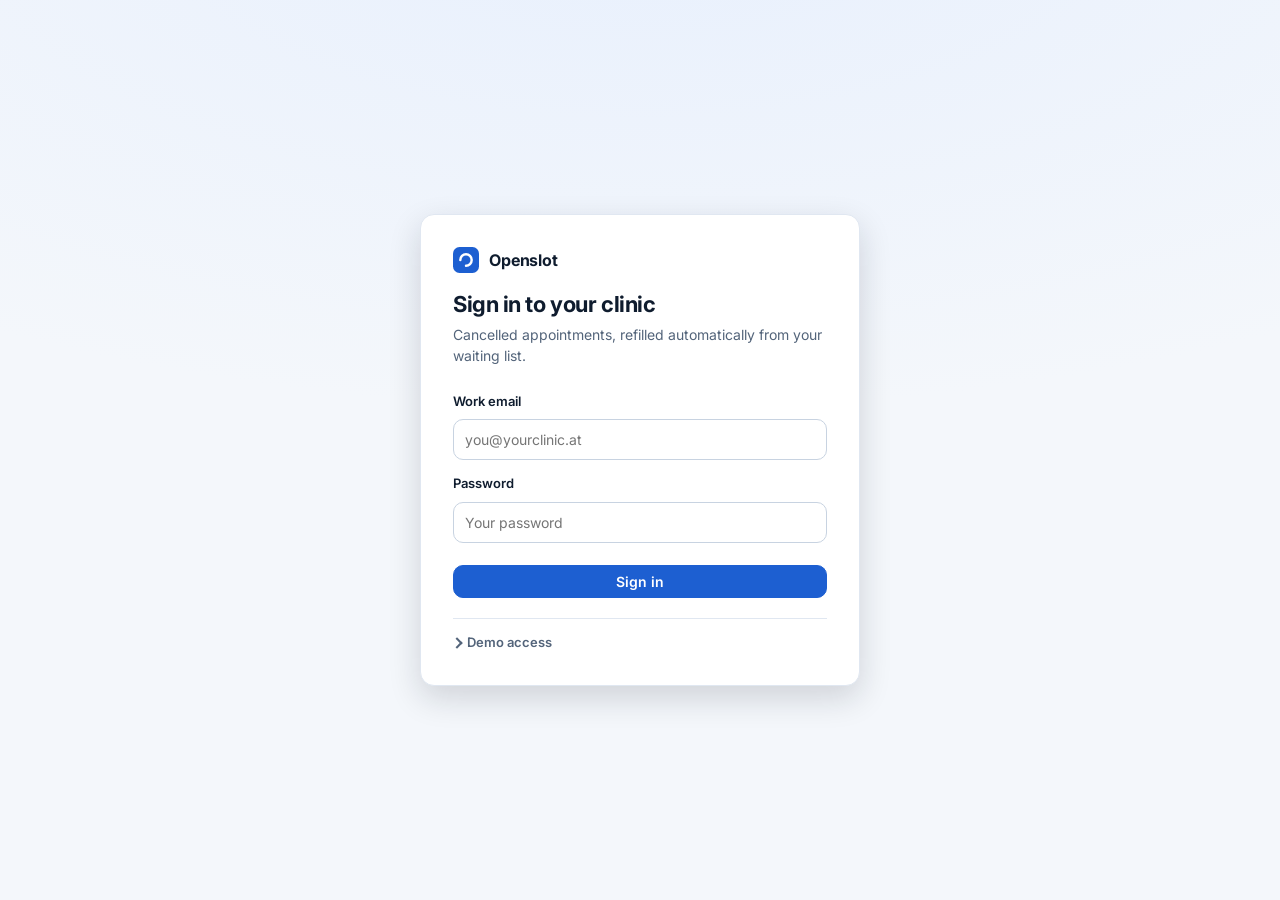
<file: index.html>
<!doctype html>
<html lang="en">
<head>
  <meta charset="utf-8">
  <meta name="viewport" content="width=device-width, initial-scale=1, viewport-fit=cover">
  <meta name="theme-color" content="#1d5fd1">
  <script>try{var d=document.documentElement,t=localStorage.getItem('openslot-theme')||'light',a=localStorage.getItem('openslot-accent');d.dataset.theme=t;if(a&&a!=='blue')d.dataset.accent=a}catch(e){document.documentElement.dataset.theme='light'}</script>
  <title>Openslot · Clinic app (demo)</title>
  <meta name="description" content="Openslot demo for clinics: cancelled appointments are refilled from the waiting list. All data is fictional.">
  <link rel="icon" href="data:image/svg+xml,%3Csvg xmlns='http://www.w3.org/2000/svg' viewBox='0 0 32 32'%3E%3Crect width='32' height='32' rx='8' fill='%231d5fd1'/%3E%3Cpath d='M9 16a7 7 0 1 1 7 7' fill='none' stroke='white' stroke-width='3' stroke-linecap='round'/%3E%3C/svg%3E">
  <link rel="preconnect" href="https://fonts.googleapis.com"><link rel="preconnect" href="https://fonts.gstatic.com" crossorigin>
  <link href="https://fonts.googleapis.com/css2?family=Inter:wght@400;500;600;700&display=swap" rel="stylesheet">
  <link rel="stylesheet" href="/styles.css">
</head>
<body>
  <div id="app"></div>
  <script src="/config.js"></script>
  <script src="/vendor/qrcode.js"></script>
  <script src="/core.js"></script>
  <script src="/staff.js"></script>
</body>
</html>
</file>
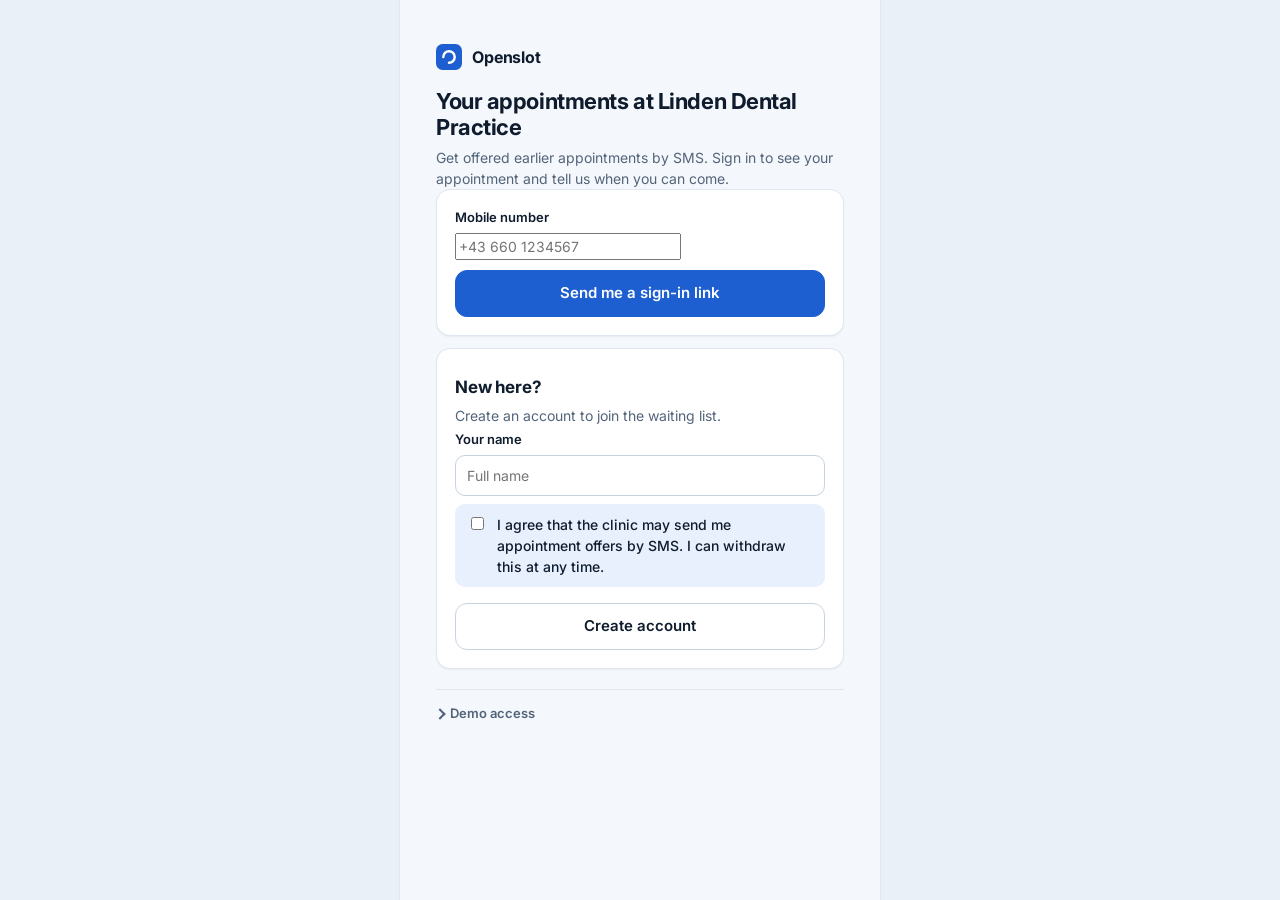
<file: patient.html>
<!doctype html>
<html lang="en">
<head>
  <meta charset="utf-8">
  <meta name="viewport" content="width=device-width, initial-scale=1, viewport-fit=cover">
  <meta name="theme-color" content="#1d5fd1">
  <script>try{var d=document.documentElement,t=localStorage.getItem('openslot-theme')||'light',a=localStorage.getItem('openslot-accent');d.dataset.theme=t;if(a&&a!=='blue')d.dataset.accent=a}catch(e){document.documentElement.dataset.theme='light'}</script>
  <title>Openslot · Patient app (demo)</title>
  <meta name="description" content="Openslot patient app demo. All data is fictional.">
  <link rel="icon" href="data:image/svg+xml,%3Csvg xmlns='http://www.w3.org/2000/svg' viewBox='0 0 32 32'%3E%3Crect width='32' height='32' rx='8' fill='%231d5fd1'/%3E%3Cpath d='M9 16a7 7 0 1 1 7 7' fill='none' stroke='white' stroke-width='3' stroke-linecap='round'/%3E%3C/svg%3E">
  <link rel="preconnect" href="https://fonts.googleapis.com"><link rel="preconnect" href="https://fonts.gstatic.com" crossorigin>
  <link href="https://fonts.googleapis.com/css2?family=Inter:wght@400;500;600;700&display=swap" rel="stylesheet">
  <link rel="stylesheet" href="/styles.css">
</head>
<body class="patient">
  <div id="app"></div>
  <script src="/config.js"></script>
  <script src="/core.js"></script>
  <script src="/patient.js"></script>
</body>
</html>
</file>
<file: styles.css>
/* Openslot demo styles. Tokens first, then base, layout, components, patient app, responsive, dark mode. */
:root{
  --bg:#f4f7fb; --surface:#ffffff; --surface-2:#f8fafd; --surface-3:#eaf0f8;
  --ink:#0f1c2e; --muted:#53647a; --line:#e0e7f1; --line-strong:#c8d3e1;
  --brand:#1d5fd1; --brand-strong:#154aa8; --brand-soft:#e8f0fd; --on-brand:#ffffff;
  --info:#1d5fd1; --info-soft:#e8f0fd; --ok:#12733b; --ok-soft:#e3f4ea; --warn:#8a5200; --warn-soft:#fff3dc; --bad:#b3392e; --bad-soft:#fdecea;
  --booked:#6b7c93;
  --warn-line:#ecd29b; --info-line:#bccffa; --ok-line:#b4dcc3; --bad-line:#f0c3be;
  --now:#d4503f; --chart:#a9c3f0; --chart-live:#1d5fd1;
  --r-sm:6px; --r:10px; --r-lg:14px;
  --shadow:0 1px 2px rgba(16,24,40,.05); --shadow-lg:0 12px 32px rgba(16,24,40,.16);
  --font:"Inter",system-ui,-apple-system,"Segoe UI",Roboto,Helvetica,Arial,sans-serif;
  --ease:cubic-bezier(.2,.7,.2,1);
  color-scheme:light;
}
/* Teal accent (option) */
:root[data-accent="teal"]{--brand:#0b6e68;--brand-strong:#084f4b;--brand-soft:#e5f3f1;--chart:#8fc4bf;--chart-live:#0b6e68}
/* Dark theme (option). Applies when chosen, or when Auto is chosen and the device prefers dark. */
@media (prefers-color-scheme:dark){:root[data-theme="auto"]{
  --bg:#0c141f; --surface:#121c2a; --surface-2:#172334; --surface-3:#1e2d42;
  --ink:#e8eef6; --muted:#93a4b8; --line:#223248; --line-strong:#33475f;
  --brand:#5b9bff; --brand-strong:#8ab8ff; --brand-soft:#14284a; --on-brand:#06142b;
  --info:#7db0ff; --info-soft:#14284a; --ok:#5fcf8c; --ok-soft:#12301f; --warn:#f2bb66; --warn-soft:#38290b; --bad:#ff8c80; --bad-soft:#3a1916;
  --booked:#7f90a8; --warn-line:#5b4415; --info-line:#28457a; --ok-line:#1f5233; --bad-line:#6a2a25;
  --now:#ff6b57; --chart:#2c4f8c; --chart-live:#5b9bff;
  --shadow:0 1px 2px rgba(0,0,0,.4); --shadow-lg:0 12px 32px rgba(0,0,0,.55); color-scheme:dark;
}
:root[data-theme="auto"][data-accent="teal"]{--brand:#3bb8ac;--brand-strong:#66d3c8;--brand-soft:#123532;--on-brand:#04201d;--chart:#2a6f69;--chart-live:#3bb8ac}}
:root[data-theme="dark"]{
  --bg:#0c141f; --surface:#121c2a; --surface-2:#172334; --surface-3:#1e2d42;
  --ink:#e8eef6; --muted:#93a4b8; --line:#223248; --line-strong:#33475f;
  --brand:#5b9bff; --brand-strong:#8ab8ff; --brand-soft:#14284a; --on-brand:#06142b;
  --info:#7db0ff; --info-soft:#14284a; --ok:#5fcf8c; --ok-soft:#12301f; --warn:#f2bb66; --warn-soft:#38290b; --bad:#ff8c80; --bad-soft:#3a1916;
  --booked:#7f90a8; --warn-line:#5b4415; --info-line:#28457a; --ok-line:#1f5233; --bad-line:#6a2a25;
  --now:#ff6b57; --chart:#2c4f8c; --chart-live:#5b9bff;
  --shadow:0 1px 2px rgba(0,0,0,.4); --shadow-lg:0 12px 32px rgba(0,0,0,.55); color-scheme:dark;
}
:root[data-theme="dark"][data-accent="teal"]{--brand:#3bb8ac;--brand-strong:#66d3c8;--brand-soft:#123532;--on-brand:#04201d;--chart:#2a6f69;--chart-live:#3bb8ac}

/* ---------- base ---------- */
*{box-sizing:border-box}
html,body{margin:0}
body{font-family:var(--font);background:var(--bg);color:var(--ink);font-size:14px;line-height:1.5;-webkit-font-smoothing:antialiased;text-rendering:optimizeLegibility}
h1,h2,h3,p{margin:0}
h1{font-size:24px;line-height:1.2;letter-spacing:-.02em;font-weight:700}
h2{letter-spacing:-.01em}
button,input,select,textarea{font:inherit;color:inherit}
a{color:inherit}
.muted{color:var(--muted);font-weight:400}
.dim{color:var(--muted)}
.nowrap{white-space:nowrap}
.skip{position:absolute;left:-999px;top:8px;background:var(--ink);color:var(--bg);padding:8px 12px;border-radius:var(--r-sm);z-index:200}
.skip:focus{left:8px}
:focus-visible{outline:2px solid var(--brand);outline-offset:2px;border-radius:4px}
::selection{background:var(--brand-soft)}
.num,td.num,th.num{text-align:right;font-variant-numeric:tabular-nums;white-space:nowrap}
.time{font-variant-numeric:tabular-nums;font-weight:600}

/* ---------- top bar ---------- */
.topbar{height:58px;background:var(--surface);border-bottom:1px solid var(--line);display:flex;align-items:center;justify-content:space-between;gap:12px;padding:0 20px;position:sticky;top:0;z-index:30}
.brand{display:flex;align-items:center;gap:10px;min-width:0}
.logo{width:26px;height:26px;color:var(--brand);flex:none}
.wordmark{font-weight:700;font-size:16px;letter-spacing:-.01em;white-space:nowrap}
.divider{width:1px;height:20px;background:var(--line-strong);margin:0 4px}
.clinic{font-weight:600;white-space:nowrap;overflow:hidden;text-overflow:ellipsis}
.topbar-right{display:flex;align-items:center;gap:10px}
.clock{font-variant-numeric:tabular-nums;color:var(--muted);font-weight:500;white-space:nowrap}
.demo-tag{background:var(--warn-soft);color:var(--warn);border:1px solid var(--warn-line);padding:3px 10px;border-radius:999px;font-size:12px;font-weight:600;white-space:nowrap}
.sync{font-size:12px;font-weight:600;padding:3px 10px;border-radius:999px;white-space:nowrap;display:inline-flex;gap:6px;align-items:center}
.sync::before{content:"";width:7px;height:7px;border-radius:50%;background:currentColor}
.sync.live{background:var(--ok-soft);color:var(--ok)}
.sync.live::before{animation:pulse 2s infinite}
.sync.off{background:var(--surface-3);color:var(--muted)}
.sync.wait{background:var(--info-soft);color:var(--info)}
.sync.wait::before{animation:pulse .8s infinite}
.user{display:flex;align-items:center;gap:10px;padding-left:12px;border-left:1px solid var(--line)}
.avatar{width:30px;height:30px;border-radius:50%;background:var(--brand-soft);color:var(--brand-strong);display:grid;place-items:center;font-weight:700;font-size:12px;flex:none}
.user-t{display:flex;flex-direction:column;line-height:1.2}.user-t strong{font-size:13px}.user-t span{font-size:12px;color:var(--muted)}

/* ---------- layout ---------- */
.shell{display:grid;grid-template-columns:232px minmax(0,1fr);min-height:calc(100vh - 58px)}
.nav{background:var(--surface);border-right:1px solid var(--line);padding:14px 12px;display:flex;flex-direction:column;gap:2px;position:sticky;top:58px;height:calc(100vh - 58px);align-self:start}
.nav a{display:flex;align-items:center;gap:12px;padding:9px 12px;border-radius:var(--r);text-decoration:none;font-weight:500;color:var(--muted);transition:background .15s,color .15s}
.nav a svg{width:19px;height:19px;fill:none;stroke:currentColor;stroke-width:1.8;stroke-linecap:round;stroke-linejoin:round;flex:none}
.nav a:hover{background:var(--surface-3);color:var(--ink)}
.nav a[aria-current="page"]{background:var(--brand-soft);color:var(--brand-strong);font-weight:600}
.badge{margin-left:auto;background:var(--warn);color:#fff;border-radius:999px;font-size:11px;font-weight:700;padding:1px 7px;min-width:20px;text-align:center}
.nav-note{margin-top:auto;font-size:12px;color:var(--muted);padding:12px 12px 0;border-top:1px solid var(--line)}
main{padding:28px 32px 64px;max-width:1400px;width:100%;outline:none;min-width:0}
.page-head{display:flex;align-items:flex-end;justify-content:space-between;gap:16px;margin-bottom:22px;flex-wrap:wrap}
.page-head p{color:var(--muted);margin-top:6px;max-width:64ch}
.split{display:grid;grid-template-columns:minmax(0,1fr) 420px;gap:20px;align-items:start}
.two-col{display:grid;grid-template-columns:minmax(0,1.5fr) minmax(0,1fr);gap:20px;align-items:start}
.two-col.even{grid-template-columns:minmax(0,1fr) minmax(0,1fr)}
.panel{position:sticky;top:78px;scroll-margin-top:72px}

/* ---------- components ---------- */
.card{background:var(--surface);border:1px solid var(--line);border-radius:var(--r);box-shadow:var(--shadow)}
.card-head{padding:14px 18px;border-bottom:1px solid var(--line);display:flex;justify-content:space-between;align-items:center;gap:12px}
.card-head h2{font-size:15px;font-weight:600}
.card-body{padding:18px}
.btn{border:1px solid var(--line-strong);background:var(--surface);padding:7px 14px;border-radius:var(--r);font-weight:600;cursor:pointer;line-height:1.25;transition:background .15s,border-color .15s,transform .05s;text-decoration:none;display:inline-block;text-align:center}
.btn:hover{background:var(--surface-3)}
.btn:active{transform:translateY(1px)}
.btn.primary{background:var(--brand);border-color:var(--brand);color:var(--on-brand)}
.btn.primary:hover{background:var(--brand-strong);border-color:var(--brand-strong)}
.btn.danger{color:var(--bad);border-color:var(--bad-line)}
.btn.danger:hover{background:var(--bad-soft)}
.btn.ghost{border-color:transparent;background:transparent;color:var(--muted)}
.btn.ghost:hover{background:var(--surface-3);color:var(--ink)}
.btn.small{padding:5px 10px;font-size:13px}
.btn.big{padding:13px 18px;font-size:15px;border-radius:12px}
.btn.block{display:block;width:100%}
.btn[disabled]{opacity:.45;cursor:not-allowed;transform:none}
.chip{display:inline-flex;align-items:center;gap:5px;padding:2px 9px;border-radius:999px;font-size:12px;font-weight:600;white-space:nowrap}
.chip.ok{background:var(--ok-soft);color:var(--ok)}.chip.bad{background:var(--bad-soft);color:var(--bad)}.chip.warn{background:var(--warn-soft);color:var(--warn)}
.chip.info{background:var(--info-soft);color:var(--info)}.chip.neutral{background:var(--surface-3);color:var(--muted)}.chip.brand{background:var(--brand-soft);color:var(--brand-strong)}
.banner{margin:16px 18px;padding:12px 14px;border-radius:var(--r);font-weight:500}
.banner.ok{background:var(--ok-soft);color:var(--ok)}.banner.bad{background:var(--bad-soft);color:var(--bad)}.banner.info{background:var(--info-soft);color:var(--info)}.banner.warn{background:var(--warn-soft);color:var(--warn)}
.page-head + .banner{margin:0 0 18px}
.offline-banner{background:var(--warn-soft);color:var(--warn);border-bottom:1px solid var(--warn-line);padding:8px 20px;font-weight:500;font-size:13px;text-align:center}
.note{font-size:13px;color:var(--muted);margin-top:14px}
.section-title{font-size:12px;font-weight:600;color:var(--muted);text-transform:uppercase;letter-spacing:.05em;padding:16px 18px 8px}
.kv span{display:block;font-size:12px;color:var(--muted);font-weight:500}
.kv strong{font-size:15px}
.plain{margin:0;padding-left:18px}.plain li{margin:6px 0}
.form{display:flex;flex-direction:column;gap:2px}

input[type=email],input[type=password],input[type=text],input[type=search],input:not([type]),textarea,select{padding:9px 11px;border:1px solid var(--line-strong);border-radius:var(--r);background:var(--surface);width:100%;min-width:0;transition:border-color .15s,box-shadow .15s}
select{width:auto}
.field select,.modal select,.pt-card select{width:100%}
input:focus,textarea:focus,select:focus{outline:none;border-color:var(--brand);box-shadow:0 0 0 3px var(--brand-soft)}
textarea{resize:vertical}
.field{display:flex;flex-direction:column;gap:6px;margin-top:18px}
.field label,.modal label,.login form label{font-weight:600;font-size:13px}
fieldset{border:1px solid var(--line);border-radius:var(--r);padding:8px 12px;margin:6px 0}
legend{font-weight:600;font-size:13px;padding:0 6px}
label.check{display:flex;gap:10px;align-items:flex-start;font-weight:500;margin:4px 0;font-size:14px}
label.check input{margin-top:3px;accent-color:var(--brand);width:auto}
label.consent{background:var(--brand-soft);padding:10px 12px;border-radius:var(--r);margin-top:8px}
.switch-row{display:flex;gap:12px;align-items:flex-start;cursor:pointer;font-weight:500}
.switch{position:relative;width:40px;height:23px;flex:none}
.switch input{position:absolute;inset:0;opacity:0;margin:0;cursor:pointer;width:100%;height:100%}
.switch span{position:absolute;inset:0;background:var(--line-strong);border-radius:999px;transition:background .15s}
.switch span::after{content:"";position:absolute;top:3px;left:3px;width:17px;height:17px;background:#fff;border-radius:50%;transition:transform .18s var(--ease);box-shadow:0 1px 2px rgba(0,0,0,.3)}
.switch input:checked + span{background:var(--brand)}
.switch input:checked + span::after{transform:translateX(17px)}
.switch input:focus-visible + span{outline:2px solid var(--brand);outline-offset:2px}
.switch input:disabled + span{opacity:.5}

/* tables */
.table-wrap{overflow-x:auto}
table{border-collapse:collapse;width:100%}
th{text-align:left;font-size:12px;font-weight:600;color:var(--muted);padding:10px 18px;border-bottom:1px solid var(--line);background:var(--surface-2);white-space:nowrap;position:sticky;top:0}
td{padding:12px 18px;border-bottom:1px solid var(--line);vertical-align:middle}
tr:last-child td{border-bottom:0}
tbody tr.clickable{cursor:pointer;transition:background .12s}
tbody tr.clickable:hover{background:var(--surface-2)}
tbody tr.row-sel{background:var(--brand-soft)}
.log td{white-space:nowrap}
.toolbar{display:flex;gap:10px;flex-wrap:wrap;align-items:center;padding:12px 18px;border-bottom:1px solid var(--line)}
.toolbar > *{min-width:0}
.toolbar input[type=search]{width:240px}
.seg{display:inline-flex;border:1px solid var(--line-strong);border-radius:var(--r);overflow:hidden;background:var(--surface)}
.seg button{border:0;background:transparent;padding:6px 12px;cursor:pointer;font-weight:500;color:var(--muted);border-right:1px solid var(--line-strong)}
.seg button:last-child{border-right:0}
.seg button[aria-pressed="true"]{background:var(--brand-soft);color:var(--brand-strong);font-weight:600}
.mini{display:inline-grid;grid-template-columns:repeat(5,14px);gap:3px}
.mini i{display:block;width:14px;height:14px;border-radius:3px;background:var(--surface-3)}
.mini i.on{background:var(--brand)}

/* tiles and kpis */
.tiles{display:grid;grid-template-columns:repeat(4,minmax(0,1fr));gap:14px;margin-bottom:18px}
.tile{padding:14px 18px;display:flex;justify-content:space-between;align-items:center;transition:background .2s,border-color .2s}
.tile span{color:var(--muted);font-weight:500}
.tile strong{font-size:26px;letter-spacing:-.02em;font-variant-numeric:tabular-nums}
.tile.hot{border-color:var(--warn-line);background:var(--warn-soft)}
.kpis{display:grid;grid-template-columns:repeat(4,minmax(0,1fr));gap:14px;margin-bottom:20px}
.kpi{padding:16px 18px}
.kpi span{display:block;font-size:12px;color:var(--muted);font-weight:500}
.kpi strong{display:block;font-size:28px;letter-spacing:-.02em;margin-top:4px;font-variant-numeric:tabular-nums;line-height:1.1}
.kpi small{color:var(--muted);font-size:12px}
.chart{padding:8px 18px 18px}
.chart svg{width:100%;height:auto;display:block}
.chart text{font-family:var(--font);fill:var(--muted)}
.chart .val{fill:var(--ink);font-weight:600}
.chart .bar{fill:var(--chart)}.chart .bar.live{fill:var(--chart-live)}
.chart .gl{stroke:var(--line)}

/* schedule */
.sched-card .card-head{border-bottom:1px solid var(--line)}
.legend{display:flex;gap:12px;flex-wrap:wrap;font-size:12px;color:var(--muted);padding:10px 18px 0}
.legend span{display:inline-flex;align-items:center;gap:6px}
.legend i{width:10px;height:10px;border-radius:3px;display:inline-block}
.sched{display:grid;grid-template-columns:52px 1fr 1fr;padding:0 12px 16px}
.sched-head{height:36px;display:flex;align-items:center;justify-content:center;font-weight:600;font-size:13px;color:var(--muted)}
.sched-body{position:relative;border-left:1px solid var(--line)}
.sched-axis .sched-body{border-left:0}
.sched-axis span{position:absolute;right:8px;font-size:11px;color:var(--muted);font-variant-numeric:tabular-nums}
.hline{position:absolute;left:0;right:0;border-top:1px solid var(--surface-3)}
.sched-col{min-width:0}
.blk{position:absolute;left:6px;right:6px;border:1px solid var(--line-strong);border-left:4px solid var(--booked);background:var(--surface);border-radius:var(--r-sm);padding:3px 8px;text-align:left;cursor:pointer;display:flex;flex-direction:row;gap:8px;align-items:flex-start;overflow:hidden;line-height:1.25;transition:background .2s,border-color .2s,box-shadow .15s}
.blk:hover{box-shadow:0 2px 8px rgba(16,24,40,.12)}
.blk-main{display:flex;flex-direction:column;min-width:0}
.blk-t{font-size:11px;color:var(--muted);font-variant-numeric:tabular-nums;font-weight:600}
.blk-n{font-weight:600;font-size:13px;white-space:nowrap;overflow:hidden;text-overflow:ellipsis}
.blk-s{font-size:12px;color:var(--muted);white-space:nowrap;overflow:hidden;text-overflow:ellipsis}
.blk.done{background:var(--surface-2);border-left-color:var(--line-strong);color:var(--muted)}
.blk.cancelled{background:var(--warn-soft);border-color:var(--warn-line);border-left-color:var(--warn)}
.blk.cancelled.pending{background:var(--info-soft);border-color:var(--info-line);border-left-color:var(--info)}
.blk.refilled{background:var(--ok-soft);border-color:var(--ok-line);border-left-color:var(--ok)}
.blk.unfilled{background:var(--bad-soft);border-color:var(--bad-line);border-left-color:var(--bad)}
.blk.sel{outline:2px solid var(--brand);outline-offset:1px}
.blk.flash{animation:flash 1.6s var(--ease)}
.nowline{position:absolute;left:-4px;right:0;border-top:2px solid var(--now);z-index:3;pointer-events:none}
.sched-axis .nowpill{background:var(--now);color:#fff;font-size:10px;font-weight:700;padding:1px 5px;border-radius:4px;right:4px;z-index:4}
.offers{list-style:none;margin:0;padding:0 18px 8px}
.offers li{display:flex;justify-content:space-between;gap:10px;padding:9px 0;border-top:1px solid var(--line);flex-wrap:wrap}
.offers li:first-child{border-top:0}
.sms-peek{padding:0 18px 6px}
.sms{background:var(--surface-2);border:1px solid var(--line);border-radius:14px 14px 14px 4px;padding:10px 12px;font-size:13px;line-height:1.4;margin-top:6px}

/* panel */
.empty{padding:40px 24px;text-align:center;color:var(--muted)}
.empty svg{width:64px;height:64px;color:var(--line-strong);margin-bottom:10px}
.empty h3{color:var(--ink);font-size:16px;margin-bottom:6px}
.slot-summary{display:grid;grid-template-columns:repeat(3,1fr);gap:12px;padding:16px 18px;border-bottom:1px solid var(--line)}
.stepper{display:flex;padding:18px 18px 8px}
.step{flex:1;position:relative;text-align:center;font-size:11.5px;color:var(--muted);font-weight:600;padding:0 2px}
.step i{display:grid;place-items:center;width:24px;height:24px;border-radius:50%;margin:0 auto 6px;background:var(--surface-3);color:var(--muted);font-style:normal;font-size:12px;position:relative;z-index:1;transition:background .3s,color .3s,box-shadow .3s}
.step::before{content:"";position:absolute;top:11px;left:-50%;width:100%;height:2px;background:var(--line);transition:background .3s}
.step:first-child::before{display:none}
.step.done i,.step.current i{background:var(--brand);color:var(--on-brand)}
.step.done::before,.step.current::before{background:var(--brand)}
.step.current i{box-shadow:0 0 0 4px var(--brand-soft)}
.step.current,.step.done{color:var(--ink)}
.step.bad i{background:var(--bad);color:#fff}.step.bad::before{background:var(--bad)}.step.bad{color:var(--bad)}
.cand{display:grid;grid-template-columns:28px 1fr;gap:12px;padding:12px 18px;border-top:1px solid var(--line)}
.rank{width:26px;height:26px;border-radius:50%;background:var(--brand-soft);color:var(--brand-strong);display:grid;place-items:center;font-weight:700;font-size:13px}
.cand.out .rank{background:var(--surface-3);color:var(--muted)}
.cand-name{font-weight:600;display:flex;gap:8px;align-items:center;flex-wrap:wrap}
.cand-meta{color:var(--muted);font-size:13px;margin-top:2px}
.checks{display:flex;gap:6px;flex-wrap:wrap;margin-top:8px}
.panel-actions{padding:14px 18px;border-top:1px solid var(--line);display:flex;gap:10px;flex-wrap:wrap;background:var(--surface-2);border-radius:0 0 var(--r) var(--r)}

/* rules */
.rule{display:grid;grid-template-columns:36px 1fr auto;gap:14px;align-items:center;padding:16px 18px;border-top:1px solid var(--line)}
.rule:first-child{border-top:0}
.rule .n{width:28px;height:28px;border-radius:50%;background:var(--brand-soft);color:var(--brand-strong);display:grid;place-items:center;font-weight:700}
.rule.off .n{background:var(--surface-3);color:var(--muted)}
.rule h3{font-size:14.5px;font-weight:600}
.rule p{color:var(--muted);margin-top:2px;max-width:60ch}
.rule-ctrl{display:flex;gap:6px;align-items:center}
.fixed-list{list-style:none;margin:0;padding:6px 18px 14px}
.fixed-list li{padding:8px 0;display:flex;gap:10px;align-items:flex-start;border-top:1px solid var(--line)}
.fixed-list li:first-child{border-top:0}
.tick{color:var(--brand);font-weight:700}

/* availability */
.avail{display:grid;grid-template-columns:90px repeat(5,1fr);gap:6px;align-items:center}
.avail .h{font-size:12px;font-weight:600;color:var(--muted);text-align:center}
.avail .r{font-size:13px;font-weight:500}
.avail .r small{display:block;color:var(--muted);font-weight:400;font-size:11px}
.avail button{height:38px;border-radius:var(--r-sm);border:1px solid var(--line-strong);background:var(--surface);cursor:pointer;font-weight:600;color:var(--muted);transition:background .15s,color .15s,border-color .15s}
.avail button[aria-pressed="true"]{background:var(--brand);border-color:var(--brand);color:var(--on-brand)}
.avail button[disabled]{cursor:default;opacity:.7}

/* overlays */
.scrim{position:fixed;inset:0;background:rgba(8,14,18,.45);z-index:40;animation:fade .2s}
.drawer{position:fixed;right:0;top:0;bottom:0;width:min(520px,100%);background:var(--surface);z-index:50;box-shadow:var(--shadow-lg);display:flex;flex-direction:column}
.drawer.enter{animation:slideIn .28s var(--ease)}
.drawer.small{width:min(400px,100%)}
.drawer-head{padding:18px 22px;border-bottom:1px solid var(--line);display:flex;justify-content:space-between;gap:12px;align-items:flex-start}
.drawer-head h2{font-size:17px}
.drawer-body{padding:20px 22px;overflow:auto;flex:1}
.drawer-foot{padding:14px 22px;border-top:1px solid var(--line);display:flex;justify-content:flex-end;gap:10px}
.modal{position:fixed;left:50%;top:50%;transform:translate(-50%,-50%);width:min(460px,calc(100% - 24px));max-height:calc(100vh - 24px);overflow:auto;background:var(--surface);border-radius:var(--r-lg);z-index:50;padding:24px;box-shadow:var(--shadow-lg)}
.modal.enter{animation:pop .22s var(--ease)}
.modal h2{font-size:18px;margin-bottom:14px}
.modal form{display:flex;flex-direction:column;gap:8px}
.modal-foot{display:flex;justify-content:flex-end;gap:10px;margin-top:16px}
.toast{position:fixed;left:50%;bottom:24px;transform:translateX(-50%);background:var(--ink);color:var(--bg);padding:10px 18px;border-radius:999px;font-weight:500;z-index:90;box-shadow:var(--shadow-lg);animation:rise .25s var(--ease)}
.tool-row{display:flex;gap:8px;flex-wrap:wrap;margin:14px 0 6px}
.qr-box{display:flex;gap:14px;align-items:flex-start;margin-top:10px}
.qr{width:120px;flex:none;background:#fff;padding:8px;border:1px solid var(--line);border-radius:var(--r)}
.qr svg{display:block;width:100%;height:auto}
.tour{list-style:none;margin:0;padding:0}
.tour li{display:grid;grid-template-columns:30px 1fr;gap:12px;padding:14px 0;border-top:1px solid var(--line)}
.tour li:first-child{border-top:0}
.tn{width:28px;height:28px;border-radius:50%;background:var(--surface-3);color:var(--muted);display:grid;place-items:center;font-weight:700;font-size:13px;transition:background .3s}
.tour li.done .tn{background:var(--ok);color:#fff}
.tour li.done strong{color:var(--ok)}
.tour p{margin:3px 0 8px;color:var(--muted);font-size:13px}
.tour-act{display:flex;gap:8px;flex-wrap:wrap}

/* login */
.login{min-height:100vh;display:grid;place-items:center;padding:24px;background:radial-gradient(1200px 500px at 50% -10%,var(--brand-soft),transparent),var(--bg)}
.login-card,.pt-login{background:var(--surface);border:1px solid var(--line);border-radius:var(--r-lg);box-shadow:var(--shadow-lg);padding:32px;width:min(440px,100%)}
.login-card h1,.pt-login h1{font-size:22px;margin:18px 0 6px}
.login-brand{display:flex;align-items:center;gap:10px}
.login form{display:flex;flex-direction:column;gap:8px;margin-top:20px}
.login form label{margin-top:6px}
.login form .btn{margin-top:14px}
.demo-accounts{margin-top:24px;padding-top:6px;border-top:1px solid var(--line)}
.acct{display:flex;flex-direction:column;align-items:flex-start;width:100%;text-align:left;padding:11px 14px;border:1px solid var(--line-strong);border-radius:var(--r);background:var(--surface);cursor:pointer;margin-top:8px;transition:background .15s,border-color .15s}
.acct:hover{background:var(--brand-soft);border-color:var(--brand)}
.acct span{color:var(--muted);font-size:13px}

/* mobile bottom bar for the clinic app */
.tabbar{display:none}
.sheet{position:fixed;left:0;right:0;bottom:0;background:var(--surface);border-radius:18px 18px 0 0;z-index:60;padding:10px 12px calc(18px + env(safe-area-inset-bottom));box-shadow:var(--shadow-lg);animation:sheetUp .25s var(--ease)}
.sheet .grip{width:40px;height:4px;border-radius:2px;background:var(--line-strong);margin:2px auto 10px}
.sheet a,.sheet button.row{display:flex;align-items:center;gap:12px;width:100%;padding:13px 12px;border-radius:var(--r);text-decoration:none;background:none;border:0;font-weight:500;cursor:pointer;text-align:left}
.sheet a:hover,.sheet button.row:hover{background:var(--surface-3)}
.sheet svg{width:20px;height:20px;fill:none;stroke:currentColor;stroke-width:1.8;stroke-linecap:round;stroke-linejoin:round;color:var(--muted)}

/* patient app */
body.patient{background:var(--surface-3)}
.pt-wrap{max-width:480px;margin:0 auto;min-height:100vh;min-height:100dvh;background:var(--bg);display:flex;flex-direction:column;box-shadow:0 0 0 1px var(--line)}
.pt-top{height:56px;background:var(--surface);border-bottom:1px solid var(--line);display:flex;align-items:center;justify-content:space-between;padding:0 14px;position:sticky;top:0;z-index:10;padding-top:env(safe-area-inset-top)}
.pt-main{padding:20px 16px 110px;flex:1}
.pt-h{font-size:26px;letter-spacing:-.02em;margin-bottom:14px}
.pt-card{background:var(--surface);border:1px solid var(--line);border-radius:var(--r-lg);padding:18px;margin-bottom:12px;box-shadow:var(--shadow);animation:rise .3s var(--ease)}
.pt-card h3{font-size:17px;margin:8px 0 4px;letter-spacing:-.01em}
.pt-card p{margin:4px 0}
.pt-card.offer{border:2px solid var(--brand);background:linear-gradient(var(--surface),var(--brand-soft))}
.pt-card.ok{background:var(--ok-soft);border-color:var(--ok-line)}
.pt-actions{display:flex;gap:10px;flex-wrap:wrap;margin-top:16px}
.pt-actions .btn.big{flex:1;min-width:140px}
.countdown{display:flex;justify-content:space-between;align-items:baseline;margin-top:10px;font-weight:600}
.countdown strong{font-size:20px;font-variant-numeric:tabular-nums}
.progress{height:6px;border-radius:3px;background:var(--surface-3);overflow:hidden;margin-top:6px}
.progress i{display:block;height:100%;background:var(--brand);border-radius:3px;transition:width .6s var(--ease)}
.progress.urgent i{background:var(--warn)}
.days{display:flex;gap:6px;margin:6px 0 12px;flex-wrap:wrap}
.days span{padding:3px 10px;border-radius:999px;background:var(--surface-3);color:var(--muted);font-size:12px;font-weight:600}
.days span.on{background:var(--brand-soft);color:var(--brand-strong)}
.success{text-align:center;padding:10px 0 4px}
.success svg{width:64px;height:64px;color:var(--ok)}
.success circle,.success path{fill:none;stroke:currentColor;stroke-width:3;stroke-linecap:round;stroke-linejoin:round}
.success circle{stroke-dasharray:166;stroke-dashoffset:166;animation:draw .6s var(--ease) forwards}
.success path{stroke-dasharray:48;stroke-dashoffset:48;animation:draw .4s .45s var(--ease) forwards}
.pt-tabs{position:fixed;bottom:0;left:50%;transform:translateX(-50%);width:min(480px,100%);background:var(--surface);border-top:1px solid var(--line);display:flex;z-index:20;padding-bottom:env(safe-area-inset-bottom)}
.pt-tabs a{flex:1;display:flex;flex-direction:column;align-items:center;gap:3px;padding:10px 4px 11px;text-decoration:none;color:var(--muted);font-size:11.5px;font-weight:600;transition:color .15s}
.pt-tabs a svg{width:22px;height:22px;fill:none;stroke:currentColor;stroke-width:1.8;stroke-linecap:round;stroke-linejoin:round}
.pt-tabs a[aria-current="page"]{color:var(--brand-strong)}
.sms-row{margin-bottom:14px}
.sms-row .dim{display:block;font-size:12px;margin-bottom:4px}
.sms-row .btn{margin-top:8px}
.pt-login{margin:24px auto;box-shadow:none;border:0;background:transparent;padding:20px 16px}
.pt-wrap .avail{grid-template-columns:78px repeat(5,1fr)}
.pt-wrap .avail button{height:46px}
.skeleton{background:linear-gradient(90deg,var(--surface-3),var(--surface-2),var(--surface-3));background-size:200% 100%;animation:shimmer 1.2s infinite;border-radius:var(--r);height:90px;margin-bottom:12px}

/* animation */
@keyframes fade{from{opacity:0}to{opacity:1}}
@keyframes slideIn{from{transform:translateX(24px);opacity:0}to{transform:none;opacity:1}}
@keyframes sheetUp{from{transform:translateY(40px);opacity:0}to{transform:none;opacity:1}}
@keyframes pop{from{transform:translate(-50%,-48%) scale(.97);opacity:0}to{transform:translate(-50%,-50%);opacity:1}}
@keyframes rise{from{transform:translate(-50%,10px);opacity:0}to{transform:translate(-50%,0);opacity:1}}
.pt-card{animation-name:cardIn}
@keyframes cardIn{from{transform:translateY(8px);opacity:0}to{transform:none;opacity:1}}
@keyframes pulse{0%,100%{opacity:1}50%{opacity:.35}}
@keyframes flash{0%{box-shadow:0 0 0 0 var(--brand)}20%{box-shadow:0 0 0 4px var(--brand)}100%{box-shadow:0 0 0 0 transparent}}
@keyframes draw{to{stroke-dashoffset:0}}
@keyframes shimmer{to{background-position:-200% 0}}
@media (prefers-reduced-motion:reduce){*,*::before,*::after{animation:none!important;transition:none!important}}

/* ---------- responsive ---------- */
@media (max-width:1280px){.kpis{grid-template-columns:repeat(2,minmax(0,1fr))}}
@media (max-width:1180px){
  .split{grid-template-columns:1fr}.panel{position:static}
  .two-col{grid-template-columns:1fr}
  .tiles{grid-template-columns:repeat(2,minmax(0,1fr))}
  .topbar .clock{display:none}
}
@media (max-width:1100px) and (min-width:821px){
  .shell{grid-template-columns:68px minmax(0,1fr)}
  .nav{padding:12px 8px;align-items:center}
  .nav a{justify-content:center;padding:11px;width:46px;height:46px;position:relative}
  .nav a .l,.nav-note{display:none}
  .nav .badge{position:absolute;top:2px;right:0;margin:0;padding:0 5px;min-width:18px}
  main{padding:24px 24px 56px}
}
@media (max-width:820px){
  .shell{grid-template-columns:1fr}
  .nav{display:none}
  .tabbar{display:flex;position:fixed;left:0;right:0;bottom:0;z-index:35;background:var(--surface);border-top:1px solid var(--line);padding-bottom:env(safe-area-inset-bottom)}
  .tabbar a,.tabbar button{flex:1;display:flex;flex-direction:column;align-items:center;gap:3px;padding:9px 2px 10px;text-decoration:none;color:var(--muted);font-size:11px;font-weight:600;background:none;border:0;cursor:pointer;position:relative;min-width:0}
  .tabbar svg{width:22px;height:22px;fill:none;stroke:currentColor;stroke-width:1.8;stroke-linecap:round;stroke-linejoin:round}
  .tabbar [aria-current="page"]{color:var(--brand-strong)}
  .tabbar .badge{position:absolute;top:4px;left:calc(50% + 6px);margin:0;padding:0 5px;min-width:17px;font-size:10px}
  main{padding:20px 16px 96px}
  h1{font-size:22px}
  .topbar{padding:0 14px}
  .clinic,.divider{display:none}
  .topbar .demo-tag{display:none}
  .topbar-right{gap:6px}
  .topbar-right > .btn{display:none}
  .topbar .user-t,.topbar .user .btn{display:none}
  .topbar .btn{white-space:nowrap}
  .hide-sm{display:none}
  .page-head{align-items:flex-start}
  .page-head .btn{width:100%}
  .split{gap:14px}
  .toolbar{flex-direction:column;align-items:stretch;padding:10px 12px}
  .toolbar input[type=search]{width:100%}
  .seg{width:100%;overflow-x:auto}.seg button{white-space:nowrap}
  th,td{padding:10px 12px}
  .card-head{padding:12px 14px}
  .slot-summary{gap:8px;padding:12px 14px}
  .drawer{width:100%}
  .tiles{gap:10px}.tile{padding:12px 14px}.tile strong{font-size:22px}
  .kpi strong{font-size:22px}
  .login{padding:14px;align-items:start}.login-card{padding:22px}
  .rule{grid-template-columns:32px 1fr}.rule-ctrl{grid-column:2}
  .toast{bottom:84px}
}
@media (max-width:420px){
  .brand .wordmark{font-size:15px}
  .topbar{padding:0 10px}
  .topbar .sync{display:none}
  .tiles{grid-template-columns:1fr 1fr}
  .sched{grid-template-columns:38px 1fr 1fr;padding:0 6px 10px}
  .blk{padding:3px 6px;gap:5px}.blk-t{font-size:10px}
  .stepper{padding:14px 10px 4px}.step{font-size:10.5px}
  .qr-box{flex-direction:column}
}
@media (pointer:coarse){
  .btn{min-height:44px;padding-top:10px;padding-bottom:10px}
  .btn.small{min-height:40px}
  .seg button{min-height:40px}
  input,select,textarea{font-size:16px}
  .nav a{min-height:44px}
}

/* ---------- product chrome: menus, search ---------- */
.icon-btn{width:36px;height:36px;border-radius:var(--r);border:1px solid transparent;background:transparent;color:var(--muted);cursor:pointer;display:grid;place-items:center;transition:background .15s,color .15s}
.icon-btn:hover,.icon-btn[aria-expanded="true"]{background:var(--surface-3);color:var(--ink)}
.icon-btn svg{width:20px;height:20px;fill:none;stroke:currentColor;stroke-linecap:round}
.avatar-btn{display:flex;align-items:center;gap:10px;padding:4px 8px 4px 4px;border-radius:999px;border:1px solid transparent;background:transparent;cursor:pointer;text-align:left;transition:background .15s}
.avatar-btn:hover,.avatar-btn[aria-expanded="true"]{background:var(--surface-3)}
.gsearch{flex:1;max-width:380px;position:relative;display:block;margin:0 auto}
.gsearch svg{position:absolute;left:12px;top:50%;transform:translateY(-50%);width:16px;height:16px;fill:none;stroke:var(--muted);stroke-width:2;stroke-linecap:round;pointer-events:none}
.gsearch input{padding:8px 12px 8px 34px;background:var(--surface-3);border-color:transparent;border-radius:999px;width:100%}
.gsearch input:focus{background:var(--surface)}
.pop-scrim{position:fixed;inset:0;z-index:44;background:transparent}
.popover{position:fixed;top:64px;right:16px;width:300px;max-width:calc(100% - 20px);background:var(--surface);border:1px solid var(--line);border-radius:var(--r-lg);box-shadow:var(--shadow-lg);z-index:46;padding:8px;animation:pop2 .16s var(--ease)}
.pop-head{display:flex;gap:12px;align-items:center;justify-content:space-between;padding:10px 10px 12px;border-bottom:1px solid var(--line);margin-bottom:6px}
.pop-head .avatar{width:40px;height:40px;font-size:14px}
.pop-head > div{flex:1;line-height:1.35;font-size:13px}
.pop-row{display:flex;justify-content:space-between;align-items:center;gap:10px;padding:8px 10px;font-size:13px}
.pop-row.col{flex-direction:column;align-items:stretch;gap:8px}
.pop-row > span:first-child{color:var(--muted)}
.pop-item{display:block;width:100%;text-align:left;padding:10px;border-radius:var(--r);background:none;border:0;cursor:pointer;font-weight:500;text-decoration:none;font-size:14px}
.pop-item:hover{background:var(--surface-3)}
.pop-item.danger{color:var(--bad)}
.pop-note{font-size:12px;color:var(--muted);padding:10px 10px 6px;border-top:1px solid var(--line);margin-top:6px}
@keyframes pop2{from{transform:translateY(-6px);opacity:0}to{transform:none;opacity:1}}
.pt-top .popover,.pt-wrap ~ .popover{top:60px}
details.demo-access{margin-top:20px;border-top:1px solid var(--line);padding-top:12px}
details.demo-access summary{cursor:pointer;color:var(--muted);font-weight:600;font-size:13px;list-style:none;display:inline-flex;gap:6px;align-items:center}
details.demo-access summary::before{content:"";width:6px;height:6px;border-right:2px solid currentColor;border-bottom:2px solid currentColor;transform:rotate(-45deg);transition:transform .15s}
details.demo-access[open] summary::before{transform:rotate(45deg)}
details.demo-access summary::-webkit-details-marker{display:none}
.form-err{color:var(--bad);font-size:13px;margin-top:6px}
.pt-card label{font-weight:600;font-size:13px;display:block;margin-bottom:6px}
.pt-card label.check,.pt-card label.consent{font-weight:500;font-size:14px;display:flex}
@media (max-width:1100px){.gsearch{display:none}.topbar{justify-content:space-between}}
@media (max-width:820px){
  .topbar-right > .icon-btn{display:grid}
  .avatar-btn .user-t{display:none}
  .popover{right:10px;top:60px}
}

/* ---------- settings: tabs, hours, team, setup ---------- */
.tabs{display:flex;gap:4px;border-bottom:1px solid var(--line);margin:20px 0;overflow-x:auto}
.tabs button{background:none;border:0;border-bottom:2px solid transparent;padding:10px 14px;font-weight:600;color:var(--muted);cursor:pointer;white-space:nowrap;margin-bottom:-1px}
.tabs button:hover{color:var(--ink)}
.tabs button[aria-selected="true"]{color:var(--brand-strong);border-bottom-color:var(--brand)}
.setup{padding:16px 18px}
.setup-top{display:flex;align-items:center;gap:16px;margin-bottom:12px;flex-wrap:wrap}
.setup-top .progress{flex:1;min-width:140px;margin:0}
.setup-items{display:flex;gap:8px;flex-wrap:wrap}
.setup-item{display:inline-flex;gap:8px;align-items:center;padding:6px 12px;border-radius:999px;border:1px solid var(--line-strong);background:var(--surface);cursor:pointer;font-weight:500}
.setup-item .sd{width:18px;height:18px;border-radius:50%;display:grid;place-items:center;font-size:11px;font-weight:700;background:var(--warn-soft);color:var(--warn)}
.setup-item.ok .sd{background:var(--ok-soft);color:var(--ok)}
.setup-item:hover{background:var(--surface-3)}
.hrow{display:flex;justify-content:space-between;align-items:center;gap:12px;padding:14px 18px;border-top:1px solid var(--line);flex-wrap:wrap}
.hrow:first-of-type{border-top:0}
.hrow.closed strong{color:var(--muted)}
.hours-inputs{display:flex;align-items:center;gap:8px}
.hours-inputs input{width:auto;padding:7px 8px}
.prac{padding:16px 18px;border-top:1px solid var(--line);display:flex;flex-direction:column;gap:10px}
.prac:first-of-type{border-top:0}
.prac-main{display:flex;gap:12px;align-items:center}
.prac-fields{flex:1;display:flex;gap:8px;flex-wrap:wrap}
.prac-fields input{flex:1;min-width:140px}
.prac-days{display:flex;gap:6px;flex-wrap:wrap}
.prac-days button{padding:5px 11px;border-radius:999px;border:1px solid var(--line-strong);background:var(--surface);cursor:pointer;font-weight:600;color:var(--muted);font-size:13px}
.prac-days button[aria-pressed="true"]{background:var(--brand-soft);border-color:var(--brand);color:var(--brand-strong)}
.closed-band{position:absolute;left:0;right:0;background:repeating-linear-gradient(135deg,var(--surface-3) 0 5px,transparent 5px 10px);opacity:.75;pointer-events:none;z-index:0}
.blk,.nowline{z-index:1}
@media (max-width:820px){.hrow{padding:12px 14px}.prac{padding:14px}}

/* v8: follow-up calls card */
.todo { margin-bottom: 20px; }
.todo .offers li { align-items: center; }
</file>
